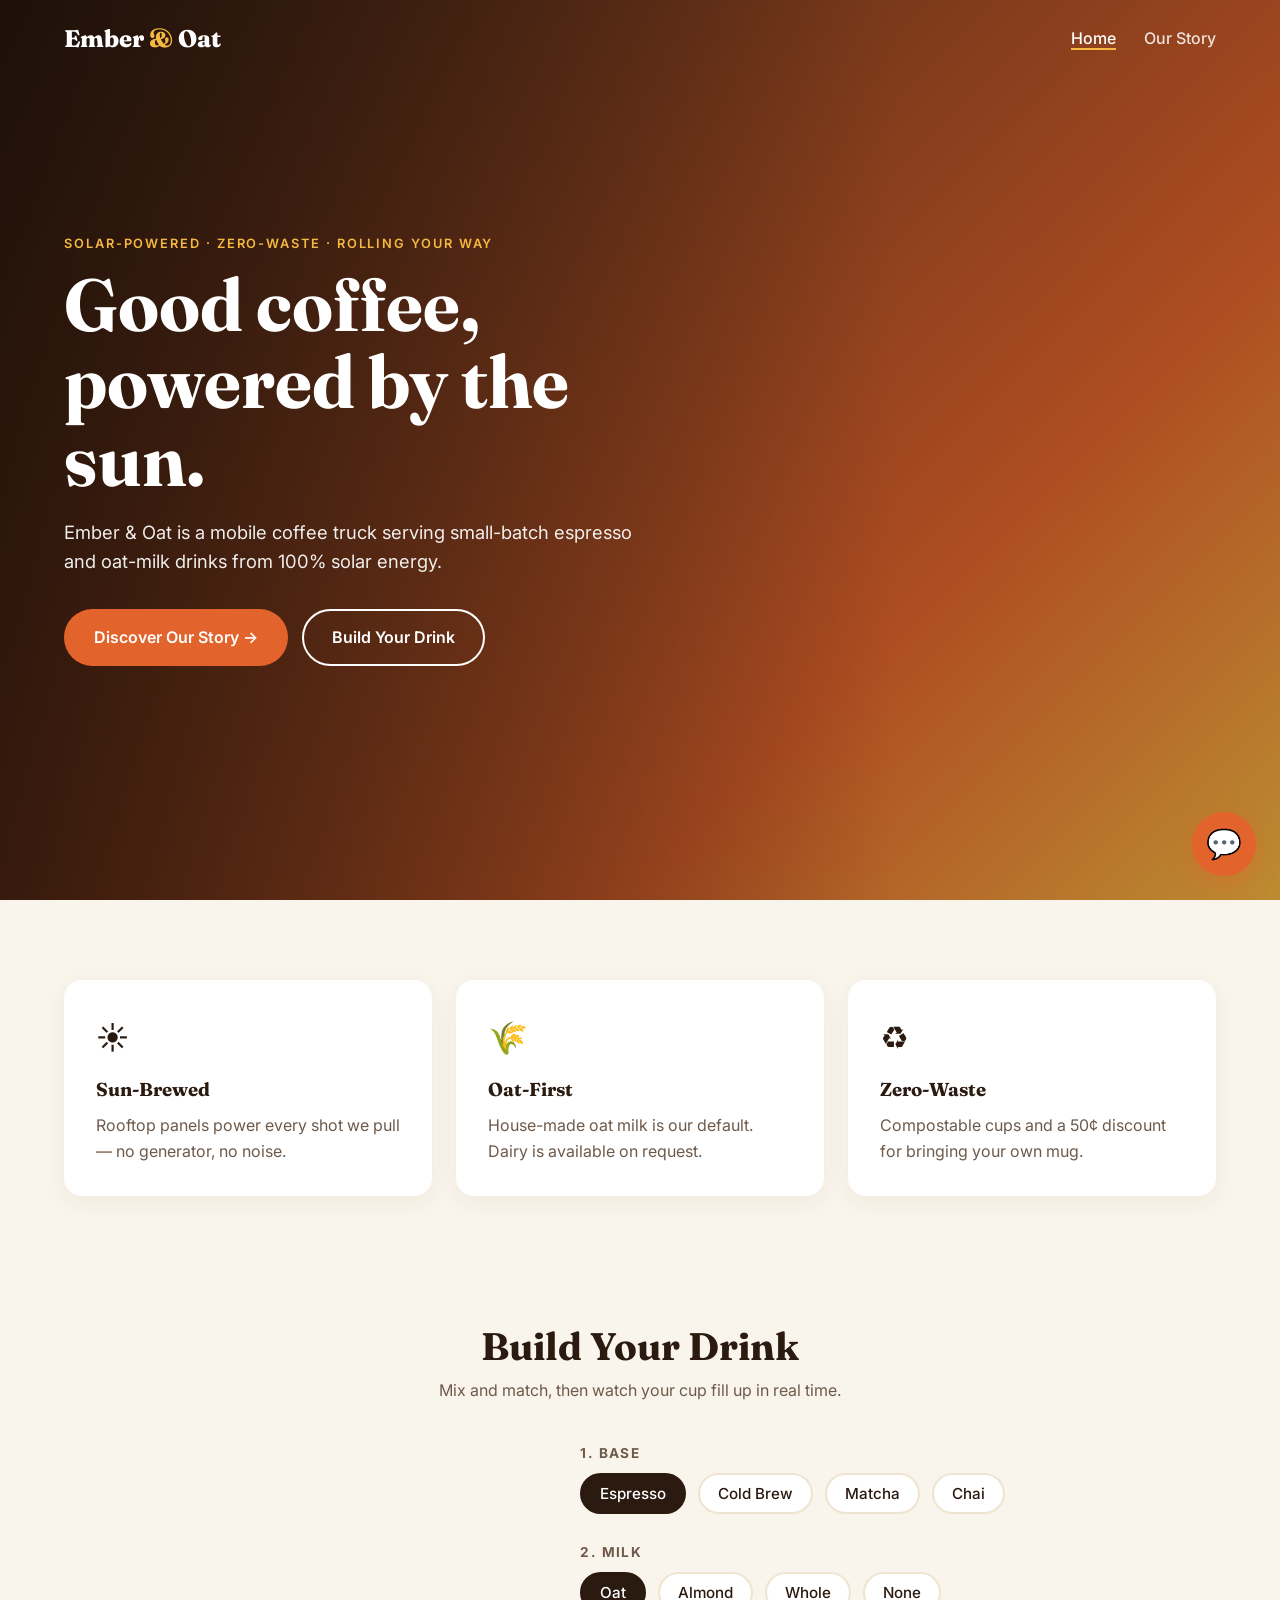
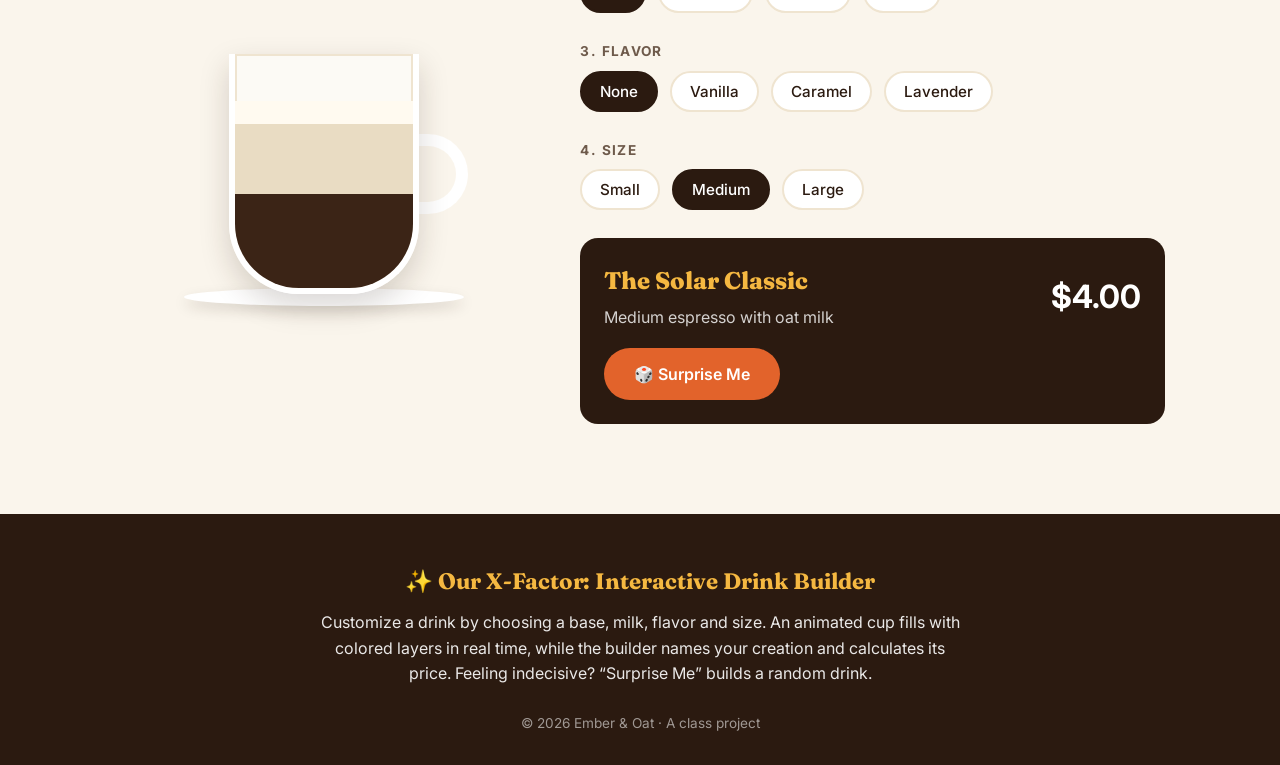
<file: index.html>
<!DOCTYPE html>
<html lang="en">
<head>
  <meta charset="UTF-8">
  <meta name="viewport" content="width=device-width, initial-scale=1.0">
  <title>Ember &amp; Oat | Solar-Powered Coffee Truck</title>
  <link rel="preconnect" href="https://fonts.googleapis.com">
  <link href="https://fonts.googleapis.com/css2?family=Fraunces:opsz,wght@9..144,600;9..144,800&family=Inter:wght@400;500;600&display=swap" rel="stylesheet">
  <link rel="stylesheet" href="styles.css">
</head>
<body>

  <header class="nav">
    <a href="index.html" class="logo">Ember <span>&amp;</span> Oat</a>
    <nav>
      <a href="index.html" class="active">Home</a>
      <a href="about.html">Our Story</a>
    </nav>
  </header>

  <!-- HERO: AI-generated video, autoplays on a loop -->
  <section class="hero">
    <video class="hero-video" autoplay muted loop playsinline preload="auto" poster="">
      <source src="hero.mp4" type="video/mp4">
      Your browser does not support HTML5 video.
    </video>
    <div class="hero-overlay"></div>
    <div class="hero-content">
      <p class="eyebrow">Solar-powered · Zero-waste · Rolling your way</p>
      <h1>Good coffee,<br>powered by the sun.</h1>
      <p class="lead">Ember &amp; Oat is a mobile coffee truck serving small-batch espresso and oat-milk drinks from 100% solar energy.</p>
      <div class="hero-buttons">
        <a href="about.html" class="btn btn-primary">Discover Our Story →</a>
        <a href="#builder" class="btn btn-ghost">Build Your Drink</a>
      </div>
    </div>
  </section>

  <!-- QUICK FEATURES -->
  <section class="features">
    <div class="feature">
      <div class="icon">☀️</div>
      <h3>Sun-Brewed</h3>
      <p>Rooftop panels power every shot we pull — no generator, no noise.</p>
    </div>
    <div class="feature">
      <div class="icon">🌾</div>
      <h3>Oat-First</h3>
      <p>House-made oat milk is our default. Dairy is available on request.</p>
    </div>
    <div class="feature">
      <div class="icon">♻️</div>
      <h3>Zero-Waste</h3>
      <p>Compostable cups and a 50¢ discount for bringing your own mug.</p>
    </div>
  </section>

  <!-- X-FACTOR: Interactive Drink Builder -->
  <section class="builder" id="builder">
    <h2>Build Your Drink</h2>
    <p class="section-sub">Mix and match, then watch your cup fill up in real time.</p>

    <div class="builder-grid">
      <div class="cup-wrap">
        <div class="steam"><span></span><span></span><span></span></div>
        <div class="cup" id="cup">
          <div class="layer foam" id="layer-foam"></div>
          <div class="layer flavor" id="layer-flavor"></div>
          <div class="layer milk" id="layer-milk"></div>
          <div class="layer base" id="layer-base"></div>
        </div>
        <div class="cup-handle"></div>
        <div class="saucer"></div>
      </div>

      <div class="options">
        <div class="opt-group" data-group="base">
          <h4>1. Base</h4>
          <button class="chip selected" data-value="espresso" data-color="#3b2416" data-price="3.25">Espresso</button>
          <button class="chip" data-value="coldbrew" data-color="#1f130b" data-price="3.75">Cold Brew</button>
          <button class="chip" data-value="matcha" data-color="#6b8f3a" data-price="4.00">Matcha</button>
          <button class="chip" data-value="chai" data-color="#a8693a" data-price="3.50">Chai</button>
        </div>
        <div class="opt-group" data-group="milk">
          <h4>2. Milk</h4>
          <button class="chip selected" data-value="oat" data-color="#e9dcc3" data-price="0">Oat</button>
          <button class="chip" data-value="almond" data-color="#f1e6d4" data-price="0.50">Almond</button>
          <button class="chip" data-value="whole" data-color="#fbf8f1" data-price="0">Whole</button>
          <button class="chip" data-value="none" data-color="transparent" data-price="0">None</button>
        </div>
        <div class="opt-group" data-group="flavor">
          <h4>3. Flavor</h4>
          <button class="chip selected" data-value="none" data-color="transparent" data-price="0">None</button>
          <button class="chip" data-value="vanilla" data-color="#f3e2a9" data-price="0.75">Vanilla</button>
          <button class="chip" data-value="caramel" data-color="#c98a3d" data-price="0.75">Caramel</button>
          <button class="chip" data-value="lavender" data-color="#b9a3d9" data-price="0.75">Lavender</button>
        </div>
        <div class="opt-group" data-group="size">
          <h4>4. Size</h4>
          <button class="chip" data-value="small" data-scale="0.85" data-price="0">Small</button>
          <button class="chip selected" data-value="medium" data-scale="1" data-price="0.75">Medium</button>
          <button class="chip" data-value="large" data-scale="1.15" data-price="1.50">Large</button>
        </div>

        <div class="order-card">
          <p class="drink-name" id="drink-name">The Sunrise Classic</p>
          <p class="drink-desc" id="drink-desc">Medium espresso with oat milk</p>
          <p class="drink-price" id="drink-price">$4.00</p>
          <button class="btn btn-primary" id="surprise">🎲 Surprise Me</button>
        </div>
      </div>
    </div>
  </section>

  <!-- X-FACTOR DESCRIPTION (required, under 50 words) -->
  <footer class="xfactor">
    <h3>✨ Our X-Factor: Interactive Drink Builder</h3>
    <p>Customize a drink by choosing a base, milk, flavor and size. An animated cup fills with colored layers in real time, while the builder names your creation and calculates its price. Feeling indecisive? “Surprise Me” builds a random drink.</p>
    <p class="copyright">© 2026 Ember &amp; Oat · A class project</p>
  </footer>

  <script src="builder.js"></script>
  <script src="chatbot.js"></script>
</body>
</html>
</file>
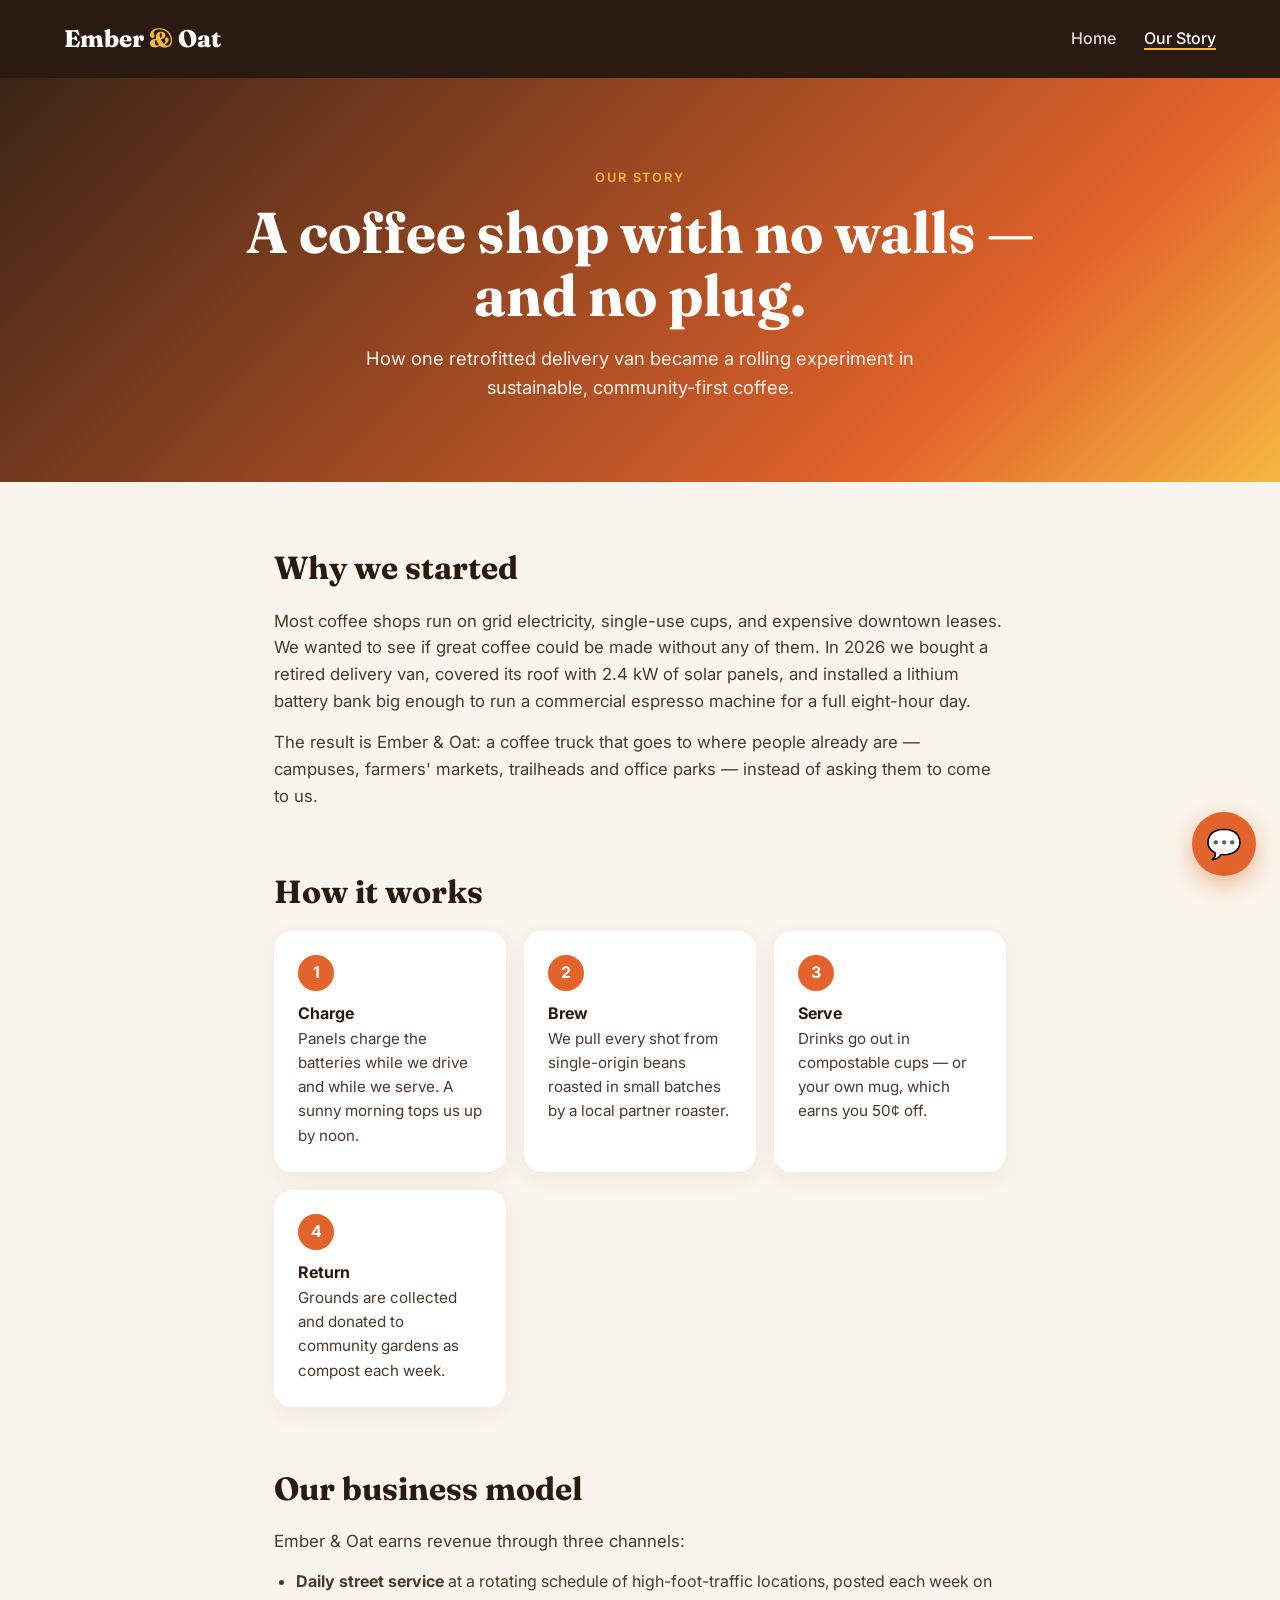
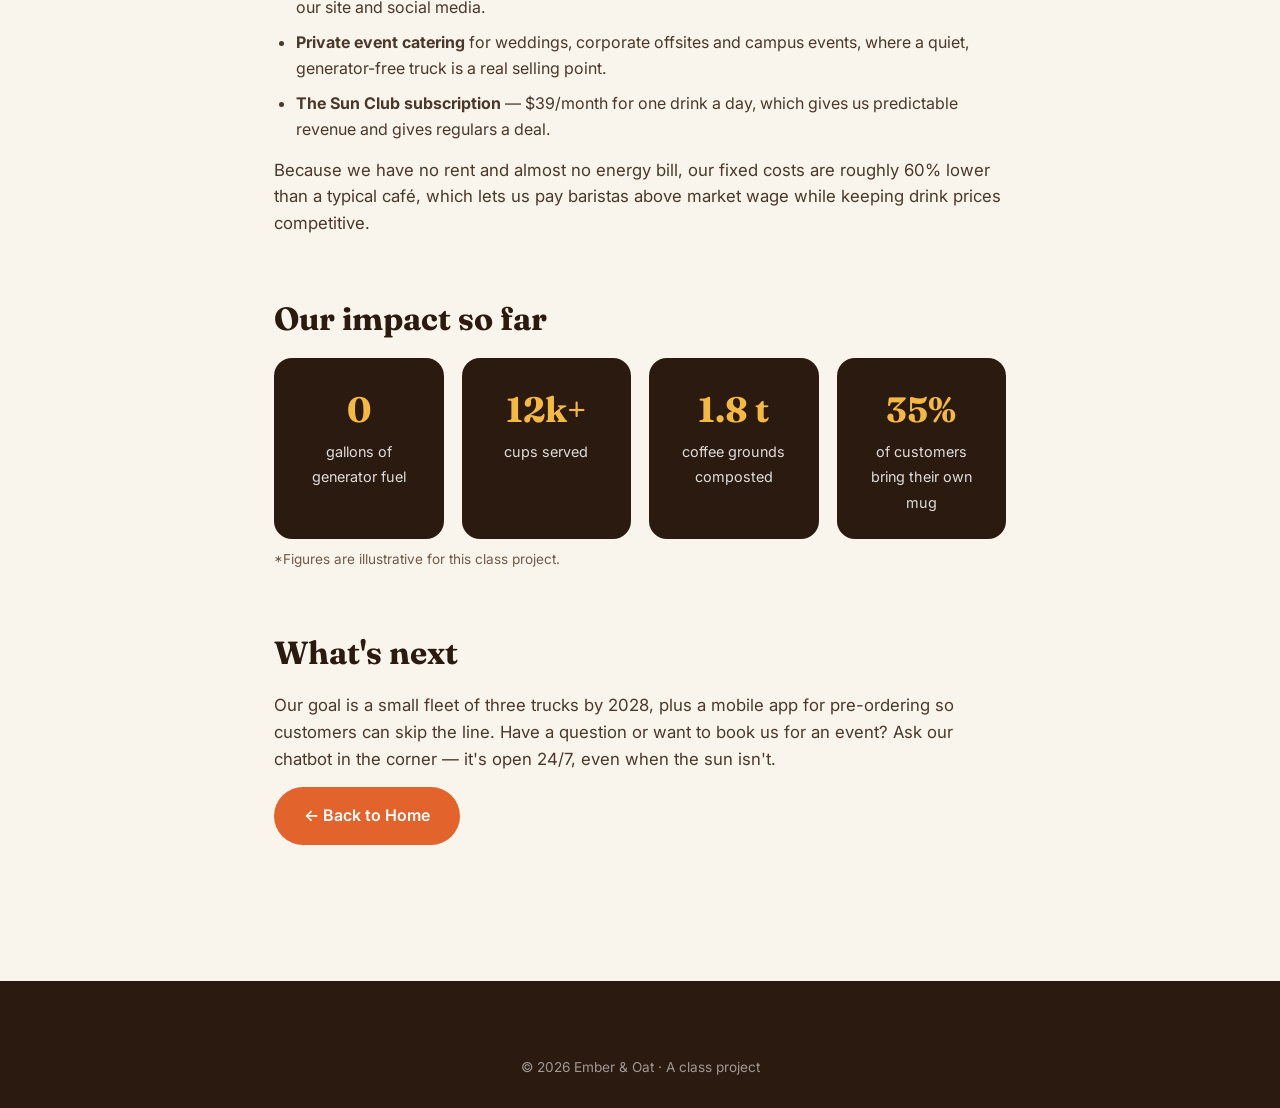
<file: about.html>
<!DOCTYPE html>
<html lang="en">
<head>
  <meta charset="UTF-8">
  <meta name="viewport" content="width=device-width, initial-scale=1.0">
  <title>Our Story | Ember &amp; Oat</title>
  <link rel="preconnect" href="https://fonts.googleapis.com">
  <link href="https://fonts.googleapis.com/css2?family=Fraunces:opsz,wght@9..144,600;9..144,800&family=Inter:wght@400;500;600&display=swap" rel="stylesheet">
  <link rel="stylesheet" href="styles.css">
</head>
<body class="page-about">

  <header class="nav nav-solid">
    <a href="index.html" class="logo">Ember <span>&amp;</span> Oat</a>
    <nav>
      <a href="index.html">Home</a>
      <a href="about.html" class="active">Our Story</a>
    </nav>
  </header>

  <section class="about-hero">
    <p class="eyebrow">Our Story</p>
    <h1>A coffee shop with no walls — and no plug.</h1>
    <p class="lead">How one retrofitted delivery van became a rolling experiment in sustainable, community-first coffee.</p>
  </section>

  <main class="about-content">
    <article>
      <h2>Why we started</h2>
      <p>Most coffee shops run on grid electricity, single-use cups, and expensive downtown leases. We wanted to see if great coffee could be made without any of them. In 2026 we bought a retired delivery van, covered its roof with 2.4 kW of solar panels, and installed a lithium battery bank big enough to run a commercial espresso machine for a full eight-hour day.</p>
      <p>The result is Ember &amp; Oat: a coffee truck that goes to where people already are — campuses, farmers' markets, trailheads and office parks — instead of asking them to come to us.</p>
    </article>

    <article>
      <h2>How it works</h2>
      <div class="steps">
        <div class="step"><span>1</span><h4>Charge</h4><p>Panels charge the batteries while we drive and while we serve. A sunny morning tops us up by noon.</p></div>
        <div class="step"><span>2</span><h4>Brew</h4><p>We pull every shot from single-origin beans roasted in small batches by a local partner roaster.</p></div>
        <div class="step"><span>3</span><h4>Serve</h4><p>Drinks go out in compostable cups — or your own mug, which earns you 50¢ off.</p></div>
        <div class="step"><span>4</span><h4>Return</h4><p>Grounds are collected and donated to community gardens as compost each week.</p></div>
      </div>
    </article>

    <article>
      <h2>Our business model</h2>
      <p>Ember &amp; Oat earns revenue through three channels:</p>
      <ul>
        <li><strong>Daily street service</strong> at a rotating schedule of high-foot-traffic locations, posted each week on our site and social media.</li>
        <li><strong>Private event catering</strong> for weddings, corporate offsites and campus events, where a quiet, generator-free truck is a real selling point.</li>
        <li><strong>The Sun Club subscription</strong> — $39/month for one drink a day, which gives us predictable revenue and gives regulars a deal.</li>
      </ul>
      <p>Because we have no rent and almost no energy bill, our fixed costs are roughly 60% lower than a typical café, which lets us pay baristas above market wage while keeping drink prices competitive.</p>
    </article>

    <article>
      <h2>Our impact so far</h2>
      <div class="stats">
        <div class="stat"><strong>0</strong><span>gallons of generator fuel</span></div>
        <div class="stat"><strong>12k+</strong><span>cups served</span></div>
        <div class="stat"><strong>1.8 t</strong><span>coffee grounds composted</span></div>
        <div class="stat"><strong>35%</strong><span>of customers bring their own mug</span></div>
      </div>
      <p class="note">*Figures are illustrative for this class project.</p>
    </article>

    <article>
      <h2>What's next</h2>
      <p>Our goal is a small fleet of three trucks by 2028, plus a mobile app for pre-ordering so customers can skip the line. Have a question or want to book us for an event? Ask our chatbot in the corner — it's open 24/7, even when the sun isn't.</p>
      <a href="index.html" class="btn btn-primary">← Back to Home</a>
    </article>
  </main>

  <footer class="xfactor">
    <p class="copyright">© 2026 Ember &amp; Oat · A class project</p>
  </footer>

  <script src="chatbot.js"></script>
</body>
</html>
</file>
<file: styles.css>
:root {
  --cream: #faf5ec;
  --sand: #efe4d0;
  --espresso: #2b1a10;
  --ember: #e2632b;
  --ember-dark: #c24f1c;
  --sun: #f5b841;
  --text: #2b1a10;
  --muted: #6e5a4b;
  --radius: 18px;
}

* { box-sizing: border-box; margin: 0; padding: 0; }
html { scroll-behavior: smooth; }
body {
  font-family: 'Inter', system-ui, sans-serif;
  background: var(--cream);
  color: var(--text);
  line-height: 1.6;
}
h1, h2, h3, .logo { font-family: 'Fraunces', Georgia, serif; }
a { color: inherit; }

/* ---------- NAV ---------- */
.nav {
  position: absolute; top: 0; left: 0; right: 0; z-index: 10;
  display: flex; justify-content: space-between; align-items: center;
  padding: 20px 5vw; color: #fff;
}
.nav-solid { position: sticky; background: var(--espresso); }
.logo { font-size: 1.5rem; font-weight: 800; text-decoration: none; }
.logo span { color: var(--sun); }
.nav nav a { margin-left: 24px; text-decoration: none; font-weight: 500; opacity: .85; }
.nav nav a:hover, .nav nav a.active { opacity: 1; border-bottom: 2px solid var(--sun); }

/* ---------- HERO + VIDEO ---------- */
.hero {
  position: relative; height: 100vh; min-height: 560px;
  display: flex; align-items: center; overflow: hidden;
  background: linear-gradient(135deg, #3b2416, #e2632b 70%, #f5b841);
}
.hero-video {
  position: absolute; inset: 0; width: 100%; height: 100%; object-fit: cover;
}
.hero-overlay {
  position: absolute; inset: 0;
  background: linear-gradient(90deg, rgba(20,10,5,.75) 0%, rgba(20,10,5,.25) 70%);
}
.hero-content { position: relative; z-index: 2; color: #fff; padding: 0 5vw; max-width: 720px; }
.eyebrow { text-transform: uppercase; letter-spacing: .15em; font-size: .8rem; color: var(--sun); font-weight: 600; margin-bottom: 12px; }
.hero h1 { font-size: clamp(2.6rem, 6vw, 4.6rem); line-height: 1.05; margin-bottom: 20px; }
.lead { font-size: 1.15rem; opacity: .92; margin-bottom: 32px; }
.hero-buttons { display: flex; gap: 14px; flex-wrap: wrap; }

.btn {
  display: inline-block; padding: 14px 28px; border-radius: 999px;
  font-weight: 600; text-decoration: none; border: 2px solid transparent;
  cursor: pointer; font-size: 1rem; font-family: inherit;
  transition: transform .2s, background .2s;
}
.btn:hover { transform: translateY(-2px); }
.btn-primary { background: var(--ember); color: #fff; }
.btn-primary:hover { background: var(--ember-dark); }
.btn-ghost { border-color: #fff; color: #fff; }
.btn-ghost:hover { background: rgba(255,255,255,.15); }

/* ---------- FEATURES ---------- */
.features {
  display: grid; grid-template-columns: repeat(auto-fit, minmax(220px, 1fr));
  gap: 24px; padding: 80px 5vw;
}
.feature { background: #fff; padding: 32px; border-radius: var(--radius); box-shadow: 0 6px 24px rgba(43,26,16,.06); }
.feature .icon { font-size: 2rem; margin-bottom: 12px; }
.feature h3 { margin-bottom: 8px; }
.feature p { color: var(--muted); }

/* ---------- DRINK BUILDER ---------- */
.builder { padding: 40px 5vw 90px; text-align: center; }
.builder h2 { font-size: 2.4rem; }
.section-sub { color: var(--muted); margin-bottom: 40px; }
.builder-grid {
  display: grid; grid-template-columns: 1fr 1.4fr; gap: 48px;
  align-items: center; max-width: 1050px; margin: 0 auto; text-align: left;
}
.cup-wrap { position: relative; height: 380px; display: flex; justify-content: center; align-items: flex-end; padding-bottom: 30px; }
.cup {
  position: relative; width: 190px; height: 240px;
  border: 6px solid #fff; border-top: none;
  border-radius: 0 0 70px 70px;
  background: rgba(255,255,255,.5);
  box-shadow: 0 12px 30px rgba(43,26,16,.18), inset 0 0 0 2px var(--sand);
  overflow: hidden; display: flex; flex-direction: column; justify-content: flex-end;
  transition: transform .5s cubic-bezier(.34,1.56,.64,1);
  z-index: 2;
}
.layer { width: 100%; height: 0; transition: height .7s ease, background-color .5s ease; }
.foam { background: #fffaf0; }
.cup-handle {
  position: absolute; bottom: 110px; left: calc(50% + 88px);
  width: 56px; height: 80px; border: 12px solid #fff; border-left: none;
  border-radius: 0 40px 40px 0; z-index: 1;
}
.saucer { position: absolute; bottom: 18px; width: 280px; height: 18px; background: #fff; border-radius: 50%; box-shadow: 0 6px 14px rgba(43,26,16,.15); }
.steam { position: absolute; top: 20px; display: flex; gap: 20px; }
.steam span {
  width: 8px; height: 60px; border-radius: 8px;
  background: linear-gradient(transparent, rgba(110,90,75,.35));
  animation: steam 2.6s infinite ease-in-out; opacity: 0;
}
.steam span:nth-child(2) { animation-delay: .6s; }
.steam span:nth-child(3) { animation-delay: 1.2s; }
@keyframes steam {
  0% { transform: translateY(30px) scaleX(1); opacity: 0; }
  50% { opacity: 1; }
  100% { transform: translateY(-30px) scaleX(1.6); opacity: 0; }
}

.opt-group { margin-bottom: 20px; }
.opt-group h4 { margin-bottom: 8px; color: var(--muted); font-size: .85rem; text-transform: uppercase; letter-spacing: .1em; }
.chip {
  padding: 9px 18px; margin: 0 8px 8px 0; border-radius: 999px;
  border: 2px solid var(--sand); background: #fff; cursor: pointer;
  font-family: inherit; font-size: .95rem; font-weight: 500; color: var(--text);
  transition: all .2s;
}
.chip:hover { border-color: var(--ember); }
.chip.selected { background: var(--espresso); border-color: var(--espresso); color: #fff; }

.order-card {
  margin-top: 16px; padding: 24px; border-radius: var(--radius);
  background: var(--espresso); color: #fff;
  display: grid; grid-template-columns: 1fr auto; gap: 4px 16px; align-items: center;
}
.drink-name { font-family: 'Fraunces', serif; font-size: 1.5rem; font-weight: 800; color: var(--sun); }
.drink-desc { opacity: .8; grid-column: 1; }
.drink-price { grid-row: 1 / 3; grid-column: 2; font-size: 2rem; font-weight: 700; }
.order-card .btn { grid-column: 1 / -1; margin-top: 14px; justify-self: start; }
.pop { animation: pop .4s ease; }
@keyframes pop { 50% { transform: scale(1.08); } }

/* ---------- FOOTER / X-FACTOR ---------- */
.xfactor { background: var(--espresso); color: #fff; padding: 50px 5vw 30px; text-align: center; }
.xfactor h3 { color: var(--sun); margin-bottom: 10px; font-size: 1.4rem; }
.xfactor p { max-width: 640px; margin: 0 auto; opacity: .9; }
.copyright { margin-top: 26px !important; font-size: .85rem; opacity: .55 !important; }

/* ---------- ABOUT PAGE ---------- */
.about-hero {
  background: linear-gradient(135deg, #3b2416, #e2632b 75%, #f5b841);
  color: #fff; padding: 90px 5vw 80px; text-align: center;
}
.about-hero h1 { font-size: clamp(2.2rem, 5vw, 3.6rem); line-height: 1.1; max-width: 800px; margin: 0 auto 16px; }
.about-hero .lead { max-width: 620px; margin: 0 auto; }
.about-content { max-width: 860px; margin: 0 auto; padding: 60px 5vw 80px; }
.about-content article { margin-bottom: 56px; }
.about-content h2 { font-size: 2rem; margin-bottom: 14px; }
.about-content p { margin-bottom: 14px; color: #4a382c; font-size: 1.05rem; }
.about-content ul { margin: 0 0 14px 22px; color: #4a382c; }
.about-content li { margin-bottom: 10px; }
.steps { display: grid; grid-template-columns: repeat(auto-fit, minmax(180px, 1fr)); gap: 18px; }
.step { background: #fff; border-radius: var(--radius); padding: 24px; box-shadow: 0 6px 24px rgba(43,26,16,.06); }
.step span {
  display: inline-grid; place-items: center; width: 36px; height: 36px; border-radius: 50%;
  background: var(--ember); color: #fff; font-weight: 700; margin-bottom: 10px;
}
.step p { font-size: .95rem !important; margin: 0 !important; }
.stats { display: grid; grid-template-columns: repeat(auto-fit, minmax(160px, 1fr)); gap: 18px; margin-bottom: 10px; }
.stat { background: var(--espresso); color: #fff; border-radius: var(--radius); padding: 24px; text-align: center; }
.stat strong { display: block; font-family: 'Fraunces', serif; font-size: 2.2rem; color: var(--sun); }
.stat span { font-size: .9rem; opacity: .85; }
.note { font-size: .85rem !important; color: var(--muted) !important; }

/* ---------- CHATBOT ---------- */
.chat-toggle {
  position: fixed; bottom: 24px; right: 24px; z-index: 1000;
  width: 64px; height: 64px; border-radius: 50%; border: none;
  background: var(--ember); color: #fff; font-size: 1.8rem; cursor: pointer;
  box-shadow: 0 8px 24px rgba(226,99,43,.45); transition: transform .2s;
}
.chat-toggle:hover { transform: scale(1.08); }
.chat-window {
  position: fixed; bottom: 100px; right: 24px; z-index: 1000;
  width: 360px; max-width: calc(100vw - 32px); height: 480px; max-height: calc(100vh - 130px);
  background: #fff; border-radius: 20px; overflow: hidden;
  box-shadow: 0 20px 60px rgba(43,26,16,.3);
  display: flex; flex-direction: column;
  transform: translateY(20px) scale(.95); opacity: 0; pointer-events: none;
  transition: all .25s ease;
}
.chat-window.open { transform: none; opacity: 1; pointer-events: auto; }
.chat-header { background: var(--espresso); color: #fff; padding: 16px 18px; display: flex; align-items: center; gap: 12px; }
.chat-header .avatar { width: 38px; height: 38px; border-radius: 50%; background: var(--sun); display: grid; place-items: center; font-size: 1.2rem; }
.chat-header strong { display: block; }
.chat-header small { opacity: .7; }
.chat-header button { margin-left: auto; background: none; border: none; color: #fff; font-size: 1.4rem; cursor: pointer; }
.chat-messages { flex: 1; overflow-y: auto; padding: 16px; display: flex; flex-direction: column; gap: 10px; background: var(--cream); }
.msg { max-width: 82%; padding: 10px 14px; border-radius: 16px; font-size: .93rem; line-height: 1.45; animation: fadeIn .25s ease; }
.msg.bot { background: #fff; align-self: flex-start; border-bottom-left-radius: 4px; box-shadow: 0 2px 6px rgba(0,0,0,.05); }
.msg.user { background: var(--ember); color: #fff; align-self: flex-end; border-bottom-right-radius: 4px; }
.typing span { display: inline-block; width: 7px; height: 7px; margin: 0 2px; border-radius: 50%; background: var(--muted); animation: blink 1.2s infinite; }
.typing span:nth-child(2) { animation-delay: .2s; }
.typing span:nth-child(3) { animation-delay: .4s; }
@keyframes blink { 0%, 80%, 100% { opacity: .2; } 40% { opacity: 1; } }
@keyframes fadeIn { from { opacity: 0; transform: translateY(6px); } }
.quick-replies { display: flex; flex-wrap: wrap; gap: 6px; padding: 8px 12px 0; background: #fff; }
.quick-replies button {
  border: 1px solid var(--sand); background: var(--cream); border-radius: 999px;
  padding: 5px 12px; font-size: .8rem; cursor: pointer; font-family: inherit; color: var(--text);
}
.quick-replies button:hover { border-color: var(--ember); }
.chat-input { display: flex; gap: 8px; padding: 12px; background: #fff; }
.chat-input input { flex: 1; padding: 10px 14px; border: 2px solid var(--sand); border-radius: 999px; font-family: inherit; font-size: .95rem; outline: none; }
.chat-input input:focus { border-color: var(--ember); }
.chat-input button { border: none; background: var(--ember); color: #fff; border-radius: 999px; padding: 0 18px; font-weight: 600; cursor: pointer; }

/* ---------- RESPONSIVE ---------- */
@media (max-width: 800px) {
  .builder-grid { grid-template-columns: 1fr; gap: 10px; }
  .cup-wrap { height: 340px; }
  .nav nav a { margin-left: 14px; }
}
</file>
